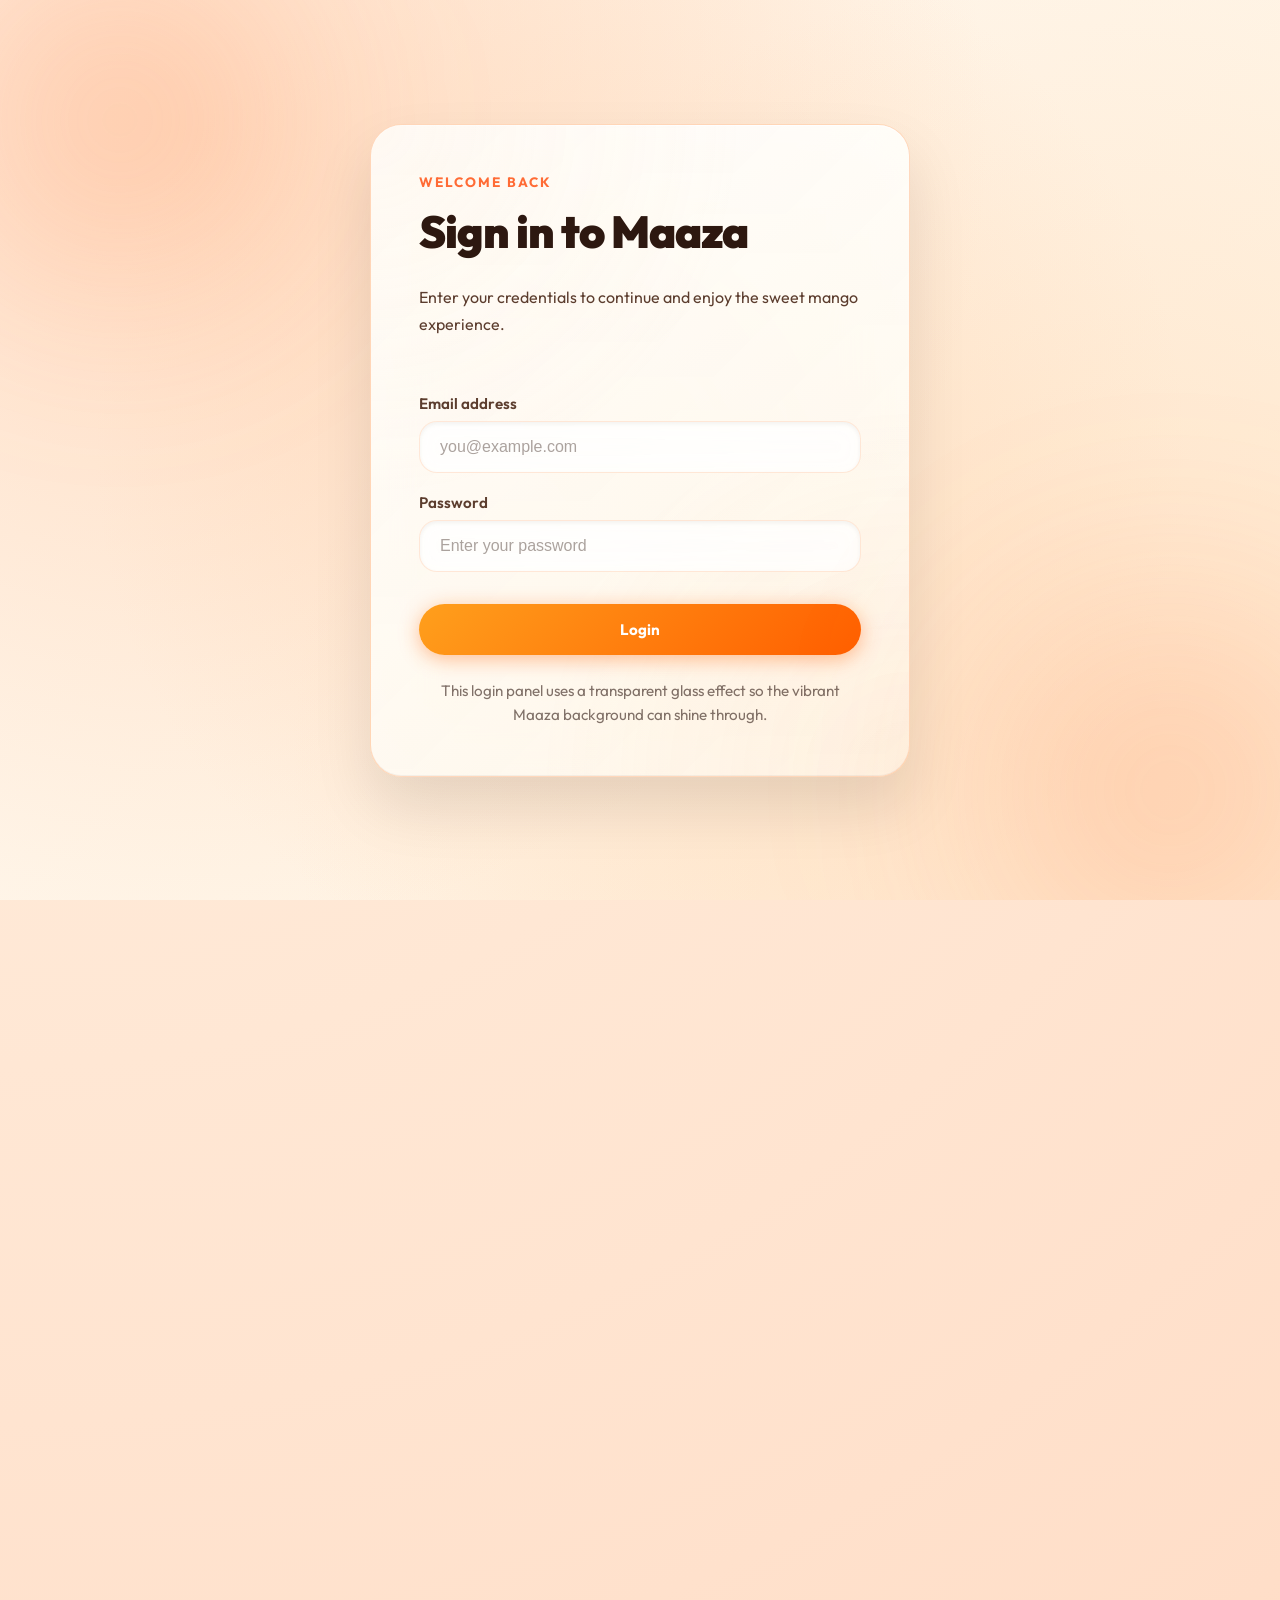
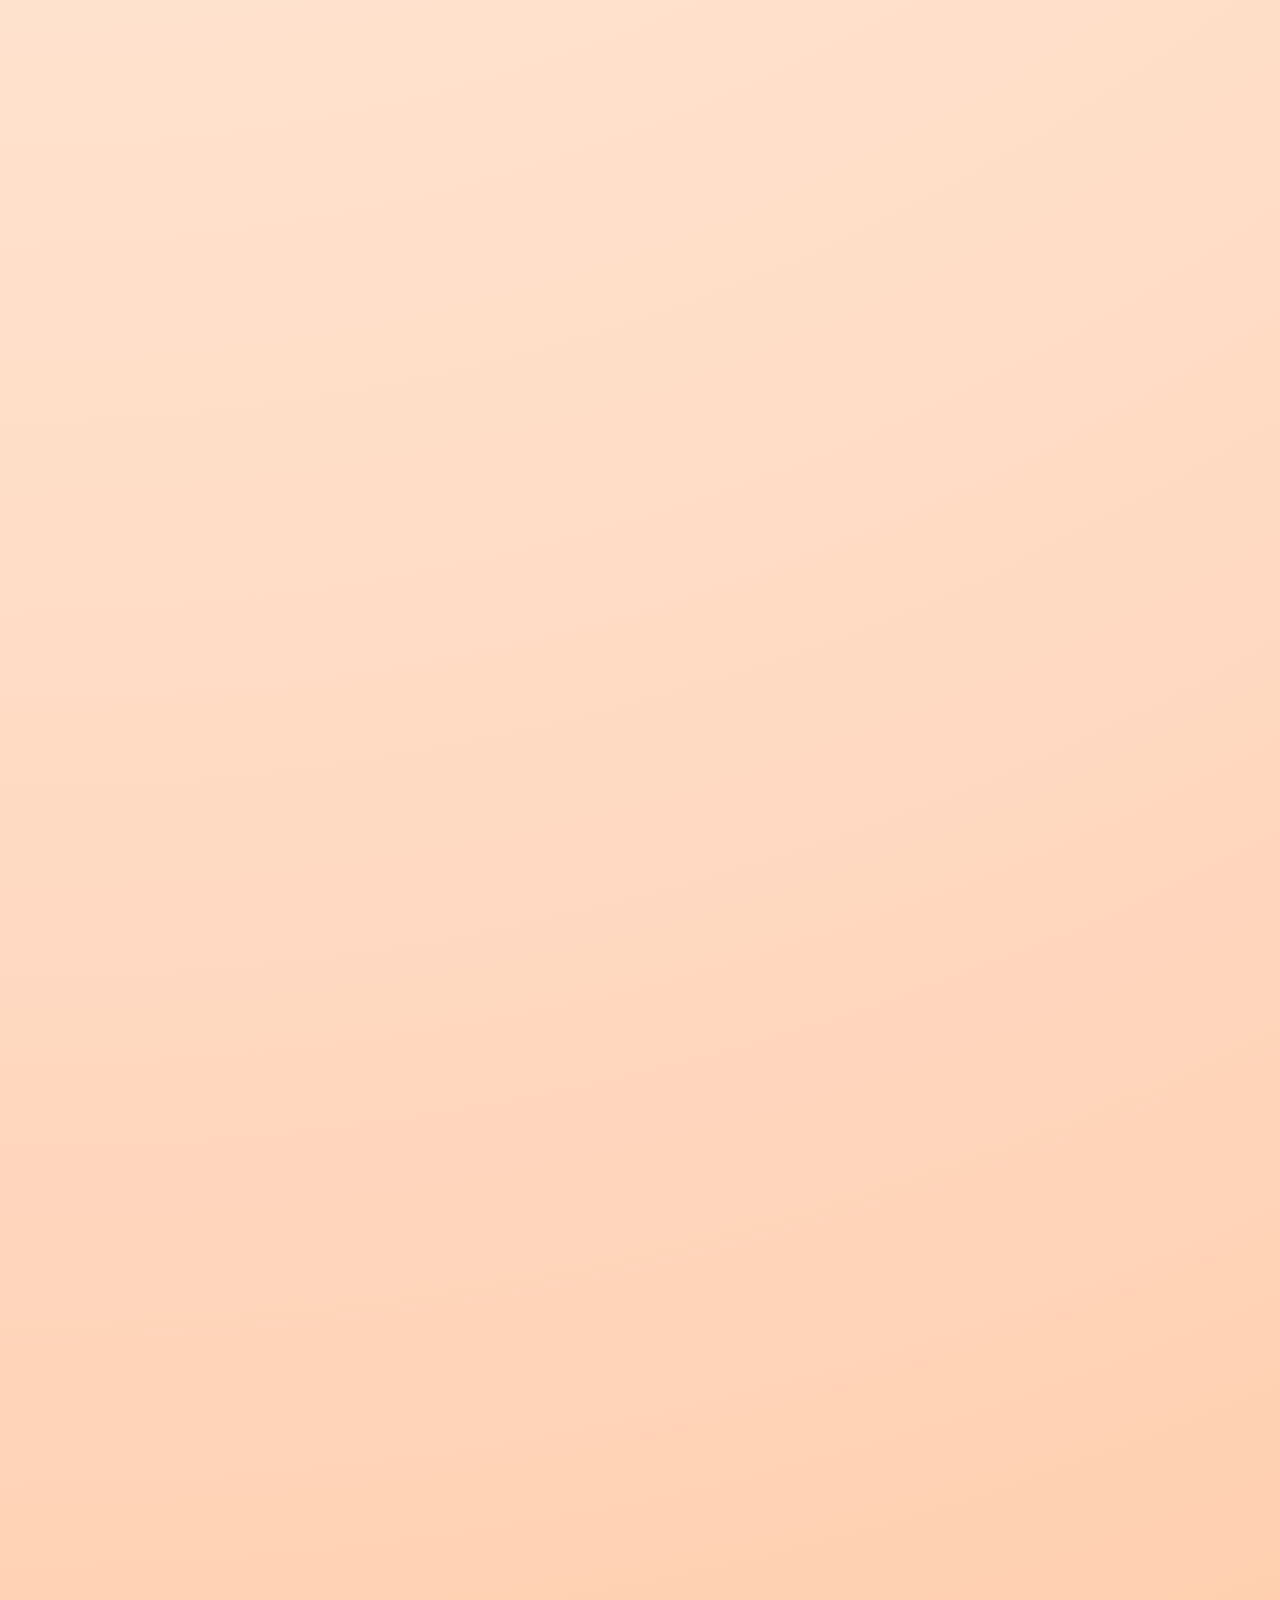
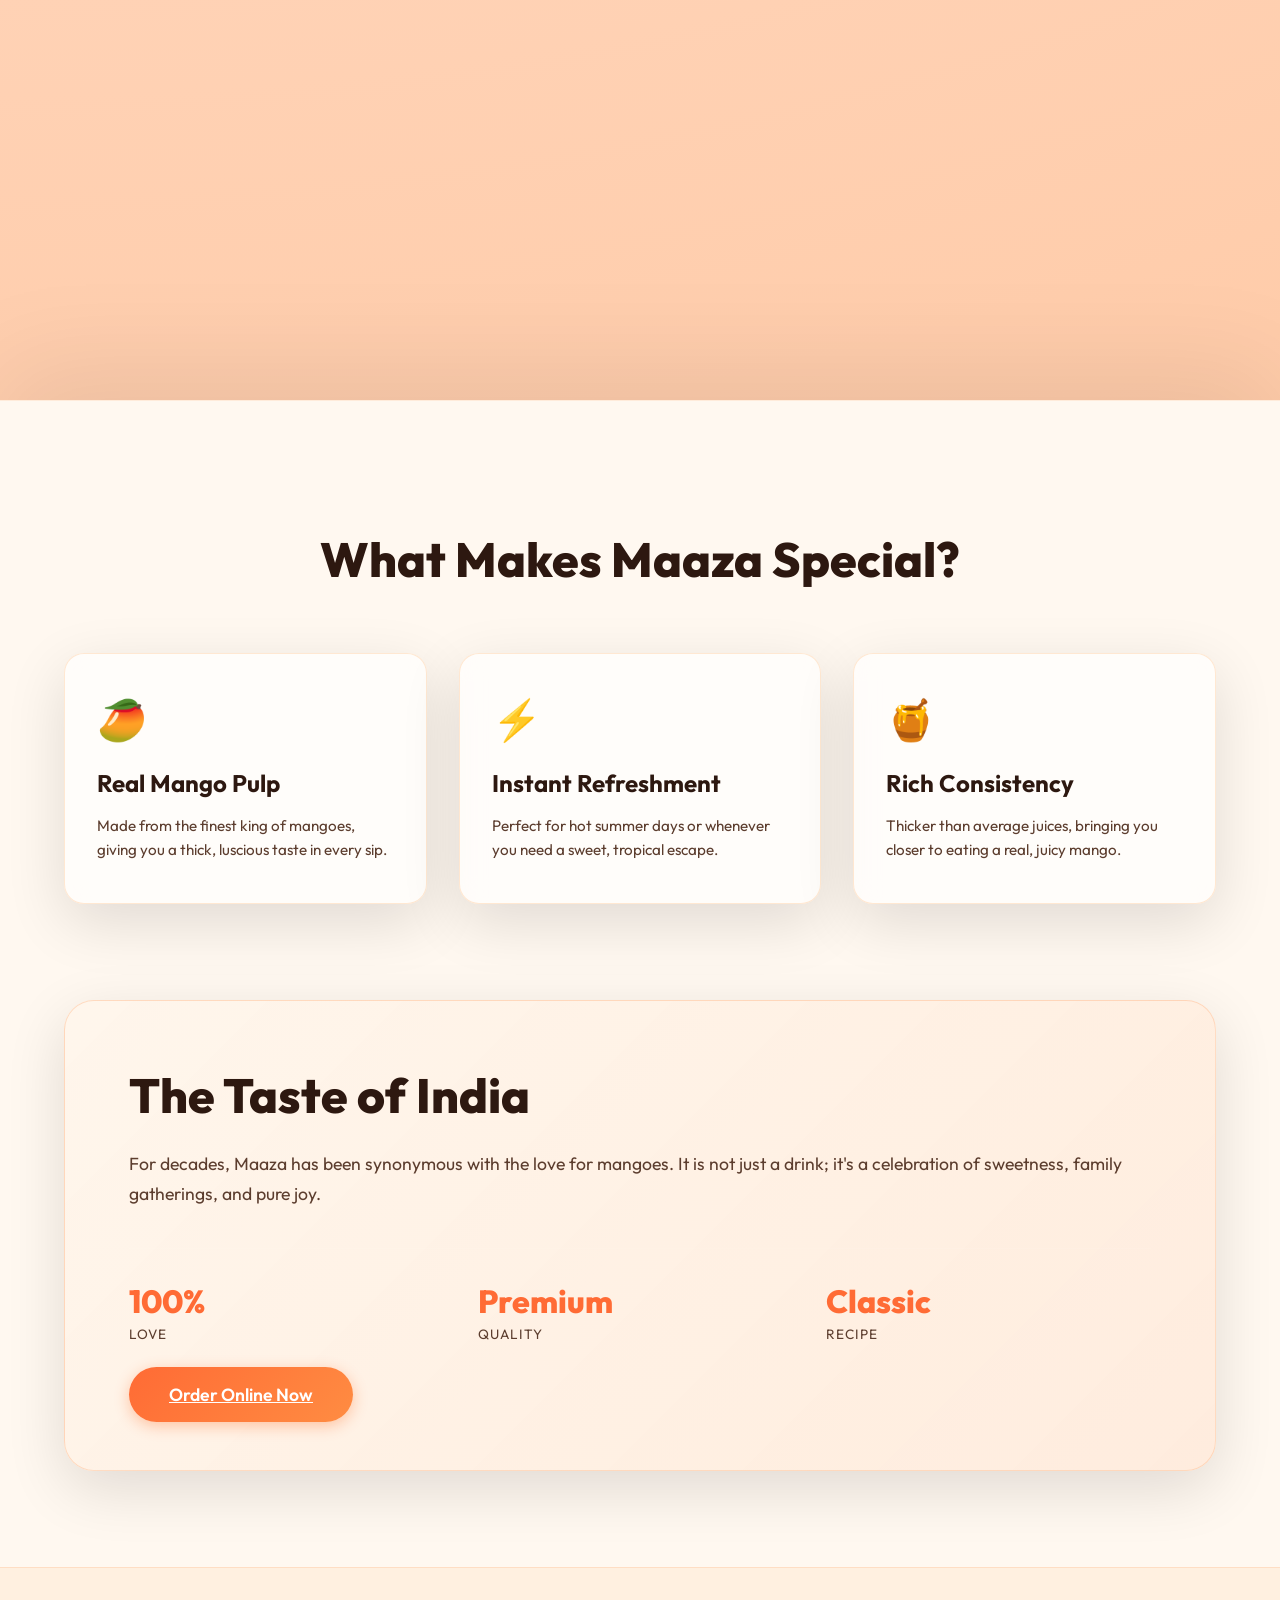
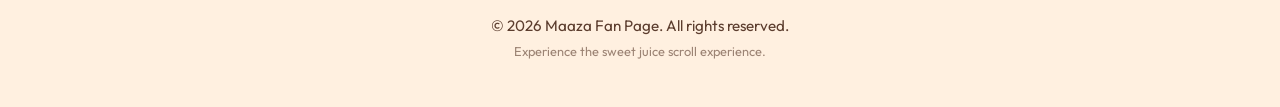
<file: index.html>
<!DOCTYPE html>
<html lang="en">
<head>
    <meta charset="UTF-8">
    <meta name="viewport" content="width=device-width, initial-scale=1.0">
    <title>Maaza - Experience the Ultimate Mango Indulgence</title>
    <!-- Google Fonts -->
    <link rel="preconnect" href="https://fonts.googleapis.com">
    <link rel="preconnect" href="https://fonts.gstatic.com" crossorigin>
    <link href="https://fonts.googleapis.com/css2?family=Outfit:wght@300;400;600;800;900&family=Playfair+Display:ital,wght@0,700;1,700&display=swap" rel="stylesheet">
    <link rel="stylesheet" href="index.css">
    <style>
        /* Particle trail for cursor movement */
        .particle {
            position: fixed;
            width: 6px;
            height: 6px;
            border-radius: 50%;
            pointer-events: none;
            background: radial-gradient(circle, rgba(255, 215, 0, 1) 0%, rgba(255, 165, 0, 0.8) 50%, transparent 100%);
            transform: translate(-50%, -50%);
            animation: particle-fade 0.8s ease-out forwards;
            z-index: 9999;
            box-shadow: 0 0 4px rgba(255, 215, 0, 0.6);
        }

        @keyframes particle-fade {
            0% {
                opacity: 1;
                transform: translate(-50%, -50%) scale(1);
            }
            100% {
                opacity: 0;
                transform: translate(-50%, -50%) scale(0.2);
            }
        }
    </style>
</head>
<body>
    <!-- Loading Overlay -->
    <div id="loader" class="loader-container">
        <div class="loader-content">
            <div class="logo-loader">maaza</div>
            <div class="progress-bar-bg">
                <div id="progress-bar" class="progress-bar-fill"></div>
            </div>
            <p class="loader-text">Loading Mango Indulgence... <span id="progress-percent">0%</span></p>
        </div>
    </div>

    <!-- Header Navigation -->
    <header class="header">
        <div class="logo">maaza</div>
        <nav class="nav-links">
            <a href="#experience" class="nav-link">The Experience</a>
            <a href="#features" class="nav-link">Craftsmanship</a>
            <a href="#" class="nav-link" id="ingredients-link">Ingredients</a>
        </nav>
        <div class="logo-symbol">🥭</div>
    </header>

    <!-- Post-Login Loading Overlay -->
    <div id="post-login-loader" class="loader-container" style="display: none;">
        <div class="loader-content">
            <div class="logo-loader">maaza</div>
            <div class="progress-bar-bg">
                <div id="post-login-progress-bar" class="progress-bar-fill"></div>
            </div>
            <p class="loader-text">Preparing Your Mango Experience... <span id="post-login-progress-percent">0%</span></p>
        </div>
    </div>

    <!-- Login Page Overlay -->
    <div id="login-page" class="login-page" aria-hidden="false">
        <div class="login-panel">
            <div class="login-page-header">
                <span>Welcome Back</span>
                <h1 class="login-title">Sign in to Maaza</h1>
                <p class="login-subtitle">Enter your credentials to continue and enjoy the sweet mango experience.</p>
            </div>
            <form id="login-form" class="login-form" action="#" method="POST">
                <div class="form-group">
                    <label for="email">Email address</label>
                    <input type="email" id="email" name="email" placeholder="you@example.com" required>
                </div>
                <div class="form-group">
                    <label for="password">Password</label>
                    <input type="password" id="password" name="password" placeholder="Enter your password" required>
                </div>
                <div class="login-actions">
                    <button type="submit" class="btn-primary">Login</button>
                </div>
            </form>
            <p class="login-note">This login panel uses a transparent glass effect so the vibrant Maaza background can shine through.</p>
        </div>
    </div>

    <!-- Background Grid Effect -->
    <div class="bg-grid"></div>

    <!-- Ingredients Modal -->
    <div id="ingredients-modal" class="modal-overlay" aria-hidden="true">
        <div class="modal-content">
            <button id="modal-close" class="modal-close" aria-label="Close ingredients popup">×</button>
            <div class="modal-header">
                <span class="ingredients-subtitle">Inside Every Bottle</span>
                <h2 class="ingredients-main-title">Crafted with Perfection</h2>
            </div>
            <div class="modal-body">
                <div class="ingredients-grid">
                    <div class="ingredient-card card-mango">
                        <div class="ingredient-icon-wrapper">🥭</div>
                        <h3>Real Mango Pulp</h3>
                        <p>Crafted with premium mango pulp for a richer, more authentic mango taste than ordinary juices.</p>
                    </div>
                    <div class="ingredient-card card-water">
                        <div class="ingredient-icon-wrapper">💧</div>
                        <h3>Pure Water</h3>
                        <p>Filtered to maintain a smooth consistency and ensure the perfect balance of flavor in every drop.</p>
                    </div>
                    <div class="ingredient-card card-sugar">
                        <div class="ingredient-icon-wrapper">🍬</div>
                        <h3>Sugar</h3>
                        <p>Added to enhance sweetness and preserve the delightful tropical character of the mangoes.</p>
                    </div>
                    <div class="ingredient-card card-citric">
                        <div class="ingredient-icon-wrapper">🍋</div>
                        <h3>Citric Acid</h3>
                        <p>Used to adjust the acidity so every single sip feels fresh, crisp, and well-rounded.</p>
                    </div>
                    <div class="ingredient-card card-flavors">
                        <div class="ingredient-icon-wrapper">🌿</div>
                        <h3>Natural Flavors</h3>
                        <p>Subtle botanical notes that complete the mango profile and make every bottle taste delicious.</p>
                    </div>
                    <div class="ingredient-card card-coloring">
                        <div class="ingredient-icon-wrapper">✨</div>
                        <h3>Coloring</h3>
                        <p>Included in tiny amounts to give Maaza its iconic, bright, and inviting mango hue.</p>
                    </div>
                </div>
            </div>
        </div>
    </div>

    <!-- Main Scroll Container -->
    <main class="scroll-container">
        <!-- Canvas Container fixed in viewport -->
        <div class="canvas-wrapper">
            <canvas id="animation-canvas"></canvas>
            <div class="canvas-overlay"></div>
        </div>

        <!-- Overlaid Text Sections (Scroll Linked) -->
        <section class="scroll-section active" id="experience">
            <div class="section-content text-center">
                <h2 class="sub-title">A Symphony of Mangoes</h2>
                <h1 class="main-title text-glow">MAAZA</h1>
                <p class="description">Scroll down to unbottle the ultimate mango indulgence.</p>
            </div>
        </section>

        <section class="scroll-section" id="sec-2">
            <div class="section-content left-align">
                <span class="tag">01 / Pure Sensation</span>
                <h2 class="section-heading">Experience the Burst</h2>
                <p class="section-desc">Every drop contains the richness of handpicked Alphonso and Totapuri mangoes, delivering a burst of authentic pulpy flavor.</p>
            </div>
        </section>

        <section class="scroll-section" id="sec-3">
            <div class="section-content right-align">
                <span class="tag">02 / Pure Craftsmanship</span>
                <h2 class="section-heading">Swirled to Perfection</h2>
                <p class="section-desc">An intense vortex of mango nectar, carefully blended to achieve the signature thick, smooth consistency you love.</p>
            </div>
        </section>

        <section class="scroll-section" id="sec-4">
            <div class="section-content text-center">
                <span class="tag">03 / The Revelation</span>
                <h2 class="section-heading text-glow">Unbottle the Magic</h2>
                <p class="section-desc max-w-md">The wait is over. Taste the richness of India's favorite mango drink, crafted to perfection for a lifetime of sweet memories.</p>
            </div>
        </section>

        <!-- Static Features/Footer section that scrolls up normally after animation ends -->
        <section class="info-section" id="features">
            <div class="container">
                <h2 class="features-title">What Makes Maaza Special?</h2>
                <div class="features-grid">
                    <div class="feature-card">
                        <div class="card-icon">🥭</div>
                        <h3>Real Mango Pulp</h3>
                        <p>Made from the finest king of mangoes, giving you a thick, luscious taste in every sip.</p>
                    </div>
                    <div class="feature-card">
                        <div class="card-icon">⚡</div>
                        <h3>Instant Refreshment</h3>
                        <p>Perfect for hot summer days or whenever you need a sweet, tropical escape.</p>
                    </div>
                    <div class="feature-card">
                        <div class="card-icon">🍯</div>
                        <h3>Rich Consistency</h3>
                        <p>Thicker than average juices, bringing you closer to eating a real, juicy mango.</p>
                    </div>
                </div>

                <!-- Product Display Grid -->
                <div class="product-showcase">
                    <div class="product-info-panel">
                        <h2>The Taste of India</h2>
                        <p>For decades, Maaza has been synonymous with the love for mangoes. It is not just a drink; it's a celebration of sweetness, family gatherings, and pure joy.</p>
                        <div class="specs-grid">
                            <div class="spec-item">
                                <span class="spec-value">100%</span>
                                <span class="spec-label">Love</span>
                            </div>
                            <div class="spec-item">
                                <span class="spec-value">Premium</span>
                                <span class="spec-label">Quality</span>
                            </div>
                            <div class="spec-item">
                                <span class="spec-value">Classic</span>
                                <span class="spec-label">Recipe</span>
                            </div>
                        </div>
                        <a href="https://www.amazon.in/Maaza-1-2L/dp/B00GX9TS6O/ref=sr_1_1_in_f3_0o_fs?dib=eyJ2IjoiMSJ9.[base64].dAhhrgBn7DvRpYbl5Mx_62w3Wov0yVxmIJGwKD2AIoM&dib_tag=se&keywords=maaza&nsdOptOutParam=true&qid=1781796300&sr=8-1&th=1" target="_blank" rel="noopener noreferrer" class="btn-primary btn-large">Order Online Now</a>
                    </div>
                </div>
            </div>
        </section>
    </main>

    <footer class="footer">
        <div class="footer-container">
            <p>&copy; 2026 Maaza Fan Page. All rights reserved.</p>
            <p class="footer-sub">Experience the sweet juice scroll experience.</p>
        </div>
    </footer>

    <!-- Main JavaScript -->
    <script src="index.js"></script>
    <script>
        (function(){
            let lastTrail = 0;
            const trailThrottle = 12;

            function createReptileTrail(x, y) {
                const particleCount = 5;
                for (let i = 0; i < particleCount; i++) {
                    const particle = document.createElement('span');
                    particle.className = 'particle';
                    const offsetX = (Math.random() - 0.5) * 30;
                    const offsetY = (Math.random() - 0.5) * 30;
                    particle.style.left = (x + offsetX) + 'px';
                    particle.style.top = (y + offsetY) + 'px';
                    particle.style.animationDelay = (Math.random() * 0.1) + 's';
                    document.body.appendChild(particle);
                    particle.addEventListener('animationend', () => particle.remove());
                }
            }

            function onMove(e) {
                const now = Date.now();
                if (now - lastTrail < trailThrottle) return;
                lastTrail = now;
                createReptileTrail(e.clientX, e.clientY);
                createReptileTrail(e.clientX + 3, e.clientY + 3);
            }

            document.addEventListener('mousemove', onMove, {passive:true});
            document.addEventListener('touchmove', function(e){
                if (e.touches && e.touches[0]) {
                    onMove(e.touches[0]);
                }
            }, {passive:true});

            const ingredientsLink = document.getElementById('ingredients-link');
            const ingredientsModal = document.getElementById('ingredients-modal');
            const modalClose = document.getElementById('modal-close');

            function openModal(event) {
                event.preventDefault();
                ingredientsModal.classList.add('modal-open');
                ingredientsModal.setAttribute('aria-hidden', 'false');
                document.body.style.overflow = 'hidden';
            }

            function closeModal() {
                ingredientsModal.classList.remove('modal-open');
                ingredientsModal.setAttribute('aria-hidden', 'true');
                document.body.style.overflow = '';
            }

            ingredientsLink.addEventListener('click', openModal);
            modalClose.addEventListener('click', closeModal);
            ingredientsModal.addEventListener('click', function(event) {
                if (event.target === ingredientsModal) {
                    closeModal();
                }
            });

            const loginPage = document.getElementById('login-page');
            const loginForm = document.getElementById('login-form');
            const postLoginLoader = document.getElementById('post-login-loader');
            const postLoginProgressBar = document.getElementById('post-login-progress-bar');
            const postLoginProgressPercent = document.getElementById('post-login-progress-percent');

            function closeLoginOverlay(event) {
                if (event) event.preventDefault();
                loginPage.classList.add('hidden');
                document.body.style.overflow = '';
            }

            function showPostLoginLoader() {
                postLoginLoader.style.display = 'flex';
                let progress = 0;
                const interval = setInterval(() => {
                    progress += Math.random() * 15;
                    if (progress >= 100) {
                        progress = 100;
                        clearInterval(interval);
                        setTimeout(() => {
                            postLoginLoader.style.display = 'none';
                            document.body.style.overflow = '';
                        }, 500);
                    }
                    postLoginProgressBar.style.width = progress + '%';
                    postLoginProgressPercent.textContent = Math.floor(progress) + '%';
                }, 200);
            }

            loginForm.addEventListener('submit', function(event) {
                event.preventDefault();
                loginPage.classList.add('hidden');
                showPostLoginLoader();
            });

            document.body.style.overflow = 'hidden';
        })();
    </script>
</body>
</html>
</file>
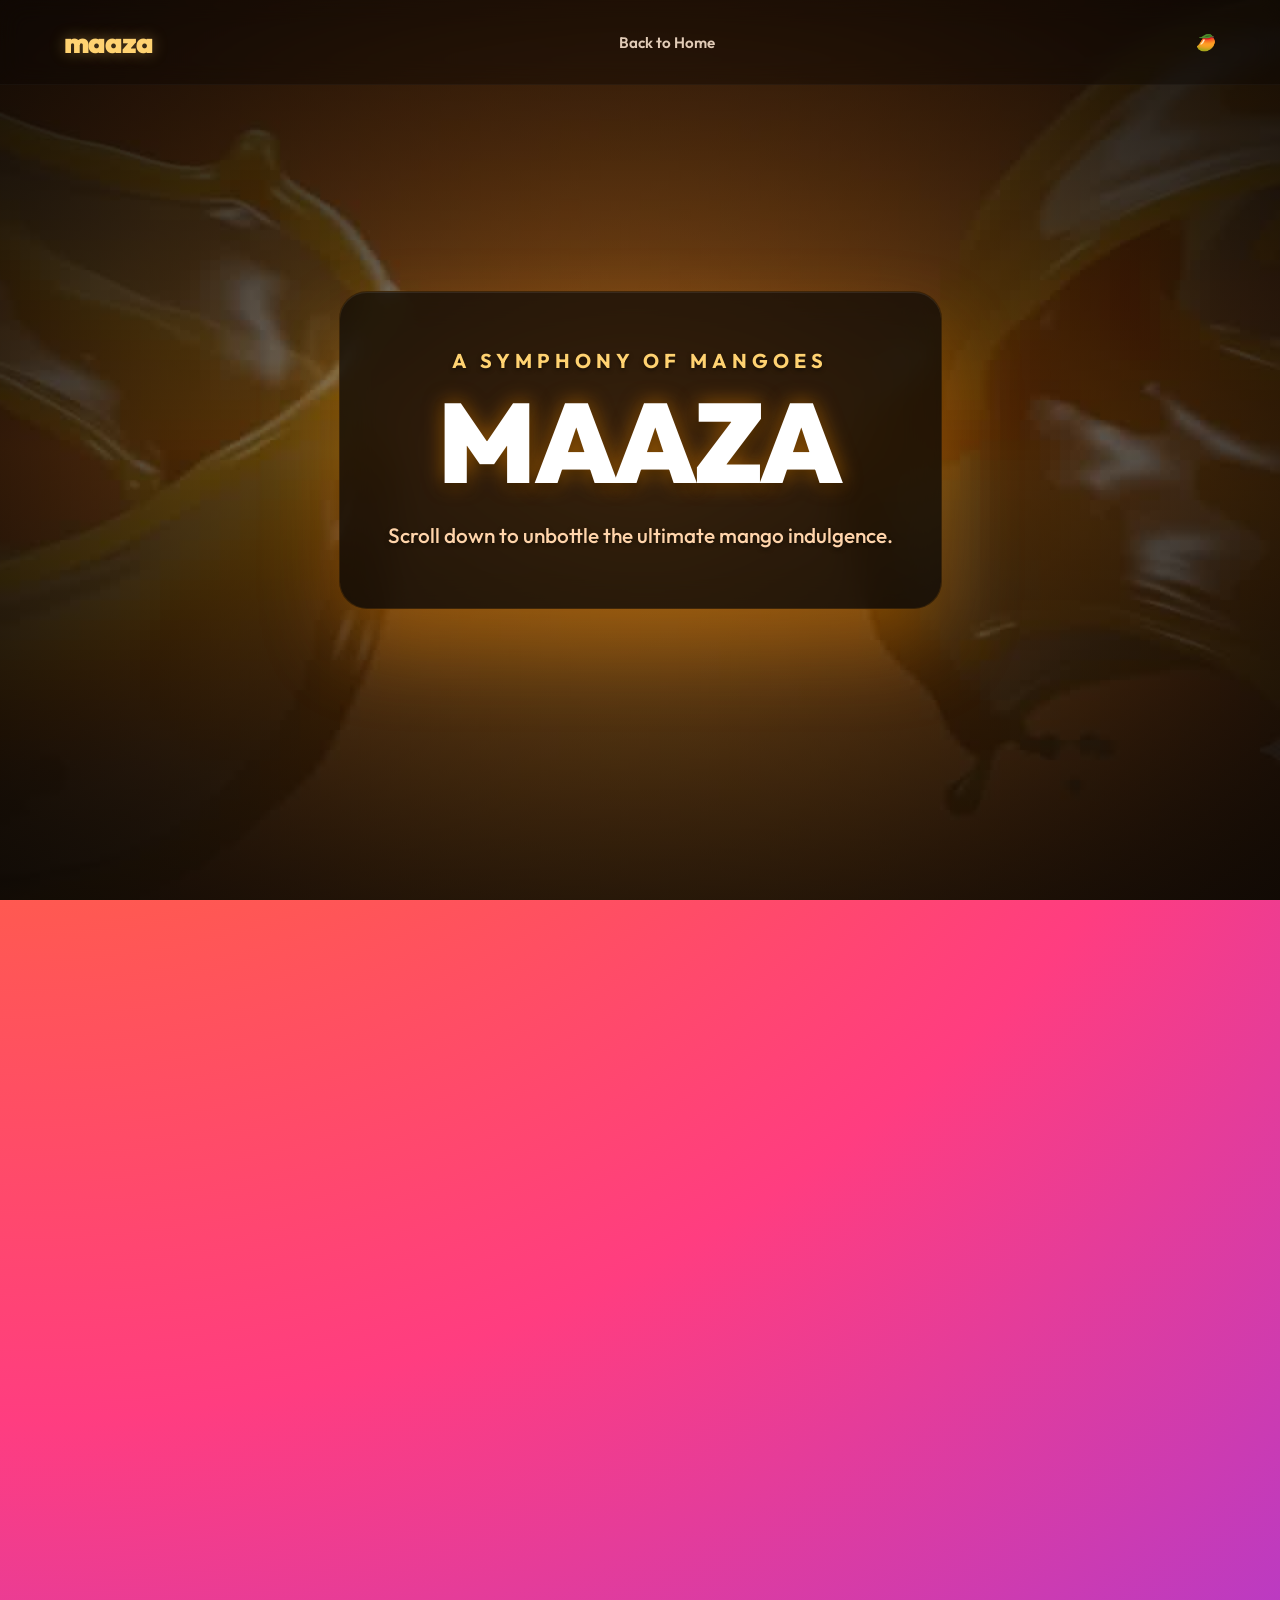
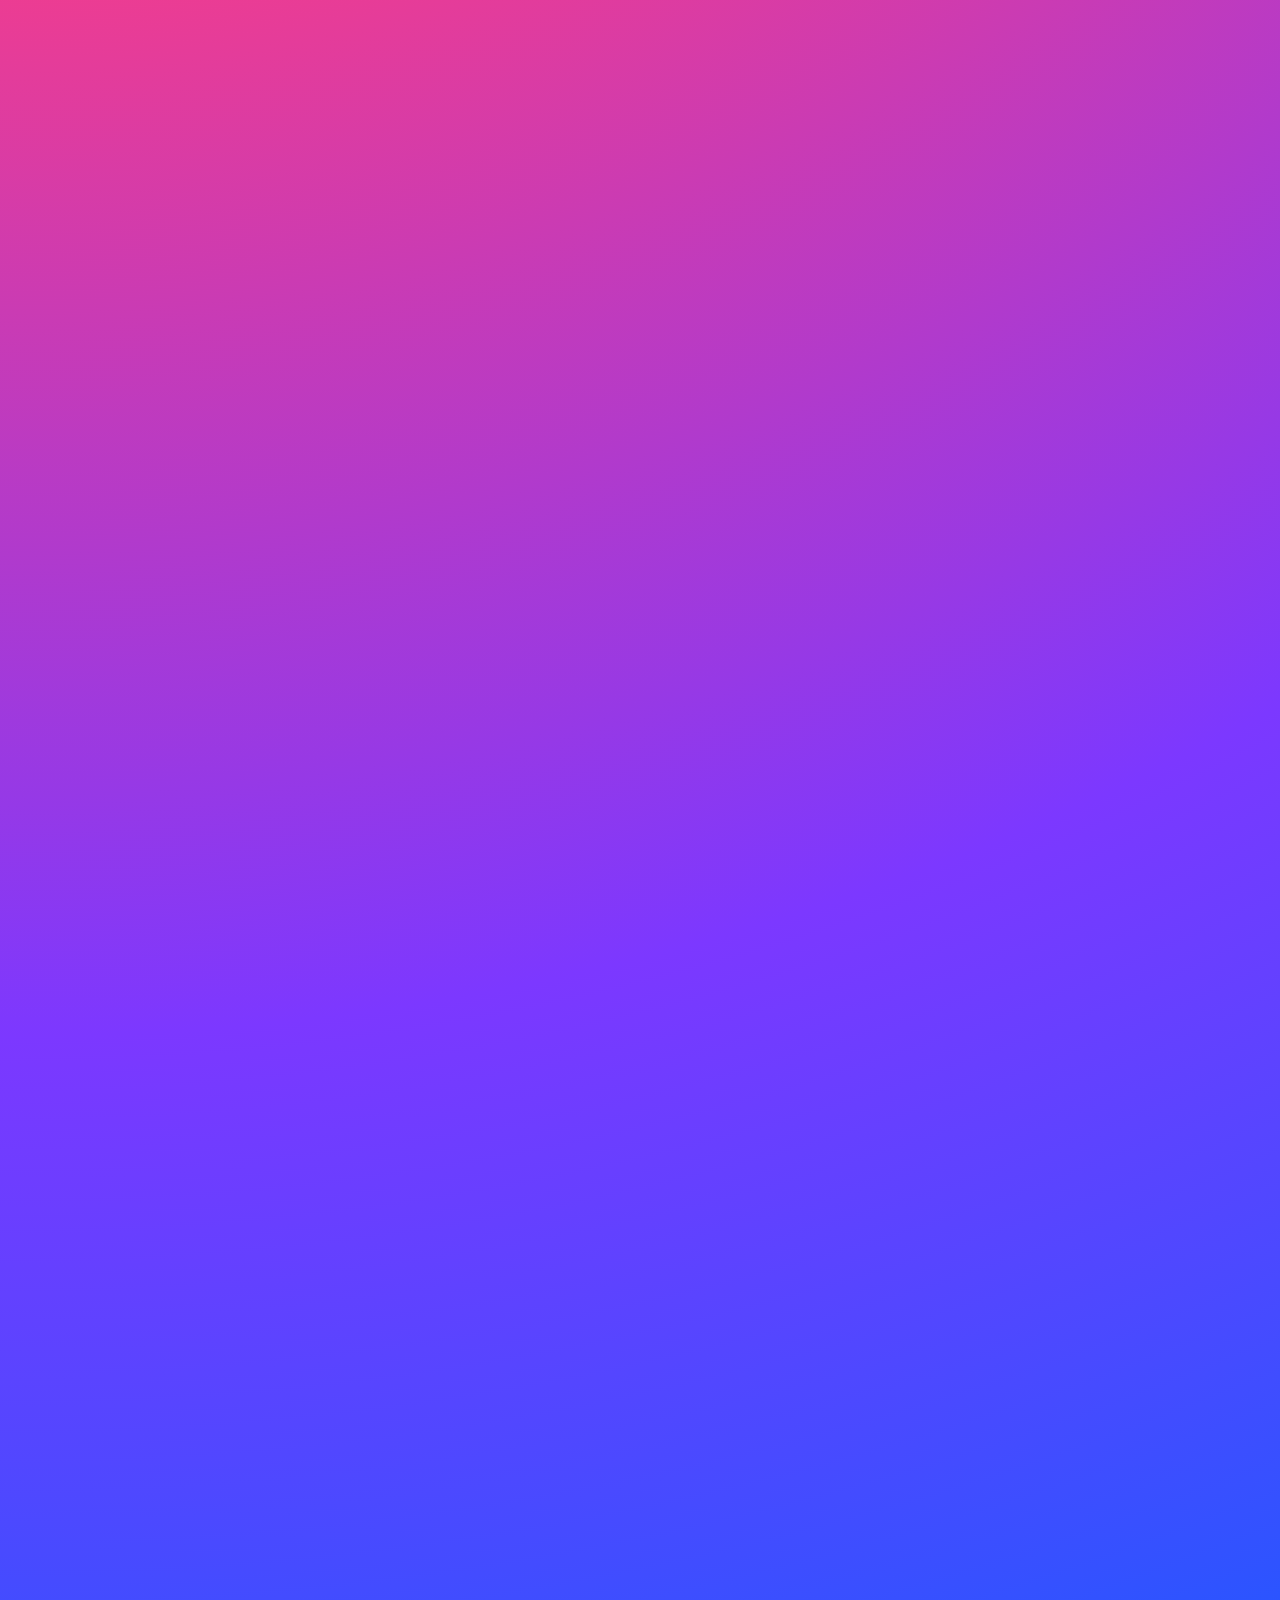
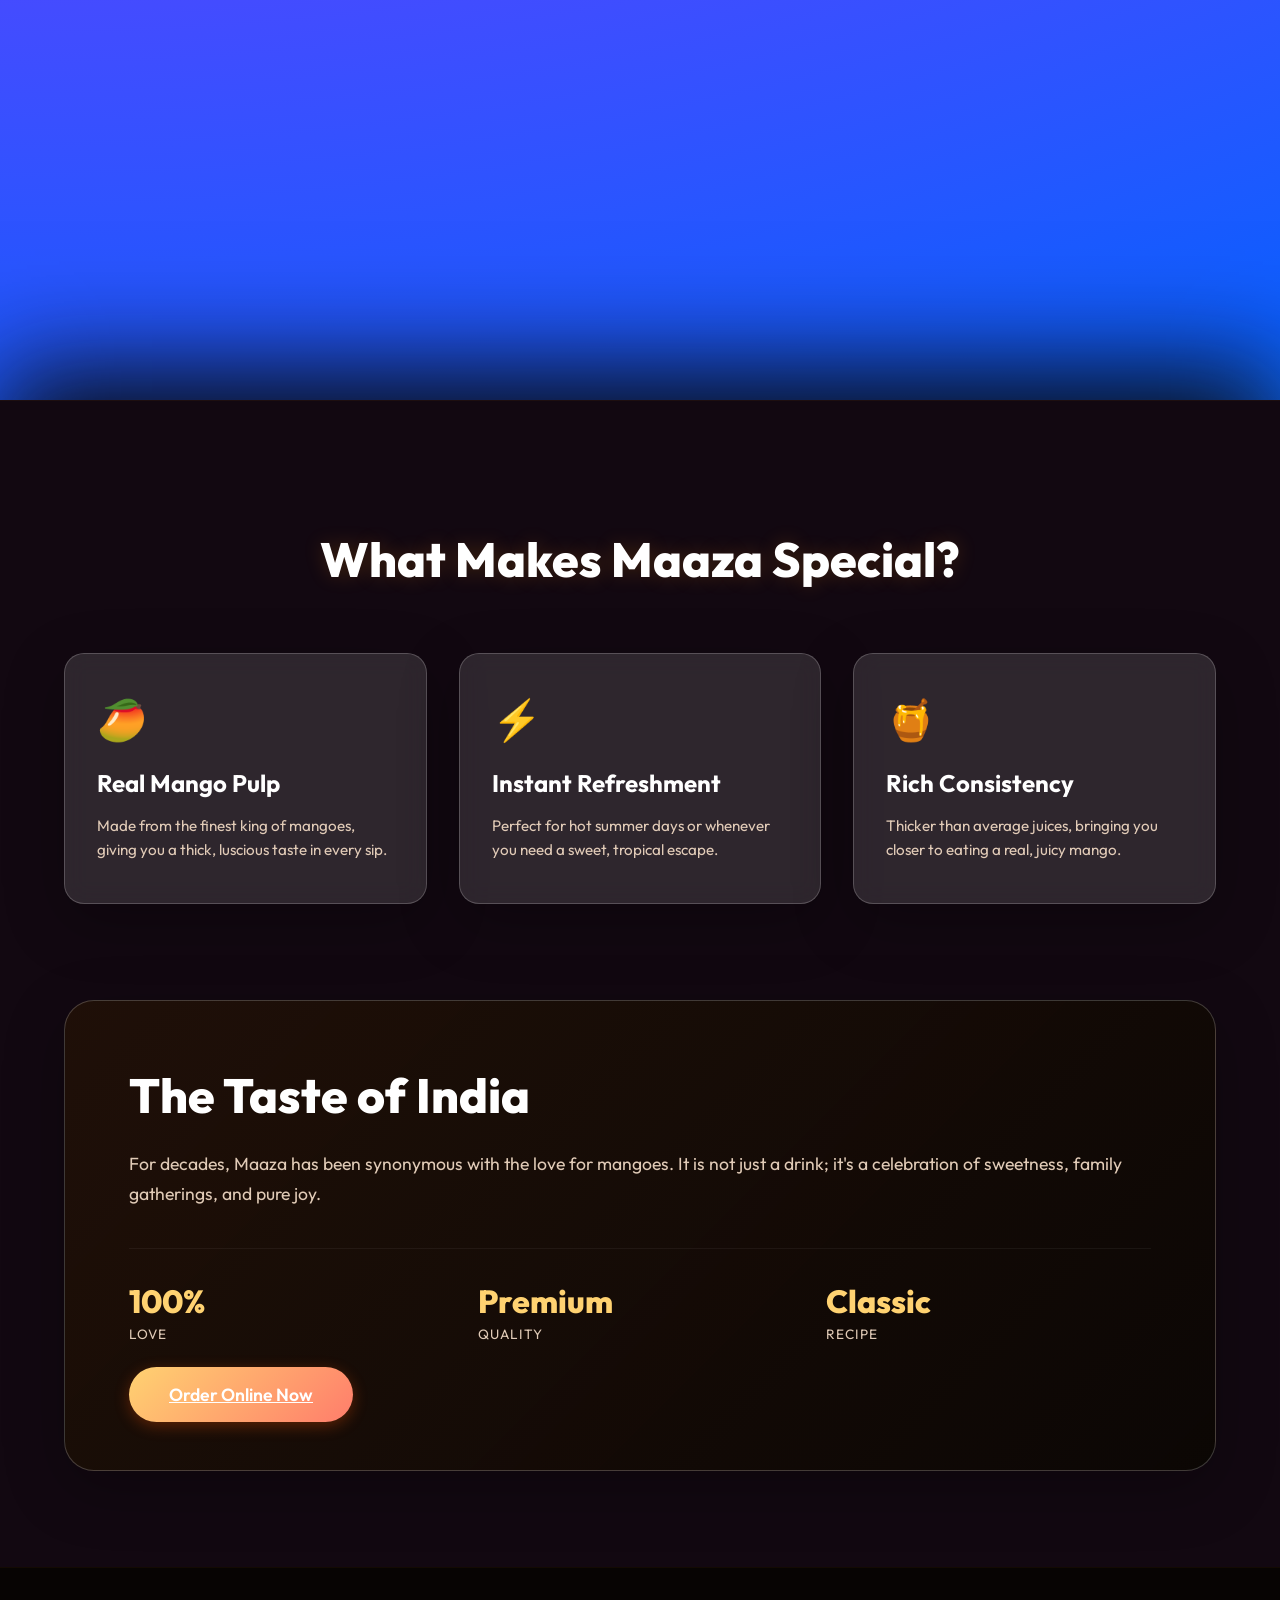
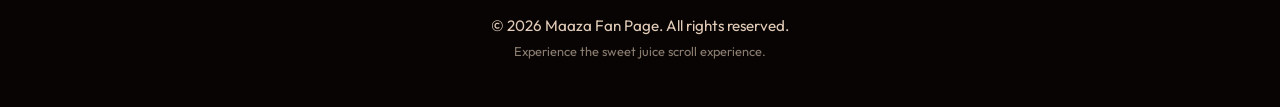
<file: scroll.html>
<!DOCTYPE html>
<html lang="en">
<head>
    <meta charset="UTF-8">
    <meta name="viewport" content="width=device-width, initial-scale=1.0">
    <title>Maaza - Scroll Experience</title>
    <!-- Google Fonts -->
    <link rel="preconnect" href="https://fonts.googleapis.com">
    <link rel="preconnect" href="https://fonts.gstatic.com" crossorigin>
    <link href="https://fonts.googleapis.com/css2?family=Outfit:wght@300;400;600;800;900&family=Playfair+Display:ital,wght@0,700;1,700&display=swap" rel="stylesheet">
    <link rel="stylesheet" href="scroll.css">
    <style>
        /* Particle trail for cursor movement */
        .particle {
            position: fixed;
            width: 6px;
            height: 6px;
            border-radius: 50%;
            pointer-events: none;
            background: radial-gradient(circle, rgba(255, 215, 0, 1) 0%, rgba(255, 165, 0, 0.8) 50%, transparent 100%);
            transform: translate(-50%, -50%);
            animation: particle-fade 0.8s ease-out forwards;
            z-index: 9999;
            box-shadow: 0 0 4px rgba(255, 215, 0, 0.6);
        }

        @keyframes particle-fade {
            0% {
                opacity: 1;
                transform: translate(-50%, -50%) scale(1);
            }
            100% {
                opacity: 0;
                transform: translate(-50%, -50%) scale(0.2);
            }
        }
    </style>
</head>
<body>
    <!-- Loading Overlay -->
    <div id="loader" class="loader-container">
        <div class="loader-content">
            <div class="logo-loader">maaza</div>
            <div class="progress-bar-bg">
                <div id="progress-bar" class="progress-bar-fill"></div>
            </div>
            <p class="loader-text">Loading Mango Indulgence... <span id="progress-percent">0%</span></p>
        </div>
    </div>

    <!-- Header Navigation -->
    <header class="header">
        <div class="logo">maaza</div>
        <nav class="nav-links">
            <a href="index.html" class="nav-link">Back to Home</a>
        </nav>
        <div class="logo-symbol">🥭</div>
    </header>

    <!-- Background Grid Effect -->
    <div class="bg-grid"></div>

    <!-- Main Scroll Container -->
    <main class="scroll-container">
        <!-- Canvas Container fixed in viewport -->
        <div class="canvas-wrapper">
            <canvas id="animation-canvas"></canvas>
            <div class="canvas-overlay"></div>
        </div>

        <!-- Overlaid Text Sections (Scroll Linked) -->
        <section class="scroll-section active" id="experience">
            <div class="section-content text-center">
                <h2 class="sub-title">A Symphony of Mangoes</h2>
                <h1 class="main-title text-glow">MAAZA</h1>
                <p class="description">Scroll down to unbottle the ultimate mango indulgence.</p>
            </div>
        </section>

        <section class="scroll-section" id="sec-2">
            <div class="section-content left-align">
                <span class="tag">01 / Pure Sensation</span>
                <h2 class="section-heading">Experience the Burst</h2>
                <p class="section-desc">Every drop contains the richness of handpicked Alphonso and Totapuri mangoes, delivering a burst of authentic pulpy flavor.</p>
            </div>
        </section>

        <section class="scroll-section" id="sec-3">
            <div class="section-content right-align">
                <span class="tag">02 / Pure Craftsmanship</span>
                <h2 class="section-heading">Swirled to Perfection</h2>
                <p class="section-desc">An intense vortex of mango nectar, carefully blended to achieve the signature thick, smooth consistency you love.</p>
            </div>
        </section>

        <section class="scroll-section" id="sec-4">
            <div class="section-content text-center">
                <span class="tag">03 / The Revelation</span>
                <h2 class="section-heading text-glow">Unbottle the Magic</h2>
                <p class="section-desc max-w-md">The wait is over. Taste the richness of India's favorite mango drink, crafted to perfection for a lifetime of sweet memories.</p>
            </div>
        </section>

        <!-- Static Features/Footer section that scrolls up normally after animation ends -->
        <section class="info-section" id="features">
            <div class="container">
                <h2 class="features-title">What Makes Maaza Special?</h2>
                <div class="features-grid">
                    <div class="feature-card">
                        <div class="card-icon">🥭</div>
                        <h3>Real Mango Pulp</h3>
                        <p>Made from the finest king of mangoes, giving you a thick, luscious taste in every sip.</p>
                    </div>
                    <div class="feature-card">
                        <div class="card-icon">⚡</div>
                        <h3>Instant Refreshment</h3>
                        <p>Perfect for hot summer days or whenever you need a sweet, tropical escape.</p>
                    </div>
                    <div class="feature-card">
                        <div class="card-icon">🍯</div>
                        <h3>Rich Consistency</h3>
                        <p>Thicker than average juices, bringing you closer to eating a real, juicy mango.</p>
                    </div>
                </div>

                <!-- Product Display Grid -->
                <div class="product-showcase">
                    <div class="product-info-panel">
                        <h2>The Taste of India</h2>
                        <p>For decades, Maaza has been synonymous with the love for mangoes. It is not just a drink; it's a celebration of sweetness, family gatherings, and pure joy.</p>
                        <div class="specs-grid">
                            <div class="spec-item">
                                <span class="spec-value">100%</span>
                                <span class="spec-label">Love</span>
                            </div>
                            <div class="spec-item">
                                <span class="spec-value">Premium</span>
                                <span class="spec-label">Quality</span>
                            </div>
                            <div class="spec-item">
                                <span class="spec-value">Classic</span>
                                <span class="spec-label">Recipe</span>
                            </div>
                        </div>
                        <a href="https://www.amazon.in/Maaza-1-2L/dp/B00GX9TS6O/ref=sr_1_1_in_f3_0o_fs?dib=eyJ2IjoiMSJ9.[base64].dAhhrgBn7DvRpYbl5Mx_62w3Wov0yVxmIJGwKD2AIoM&dib_tag=se&keywords=maaza&nsdOptOutParam=true&qid=1781796300&sr=8-1&th=1" target="_blank" rel="noopener noreferrer" class="btn-primary btn-large">Order Online Now</a>
                    </div>
                </div>
            </div>
        </section>
    </main>

    <footer class="footer">
        <div class="footer-container">
            <p>&copy; 2026 Maaza Fan Page. All rights reserved.</p>
            <p class="footer-sub">Experience the sweet juice scroll experience.</p>
        </div>
    </footer>

    <!-- Scroll Animation JavaScript -->
    <script src="scroll.js"></script>
    <script>
        (function(){
            let lastTrail = 0;
            const trailThrottle = 12;

            function createReptileTrail(x, y) {
                const particleCount = 5;
                for (let i = 0; i < particleCount; i++) {
                    const particle = document.createElement('span');
                    particle.className = 'particle';
                    const offsetX = (Math.random() - 0.5) * 30;
                    const offsetY = (Math.random() - 0.5) * 30;
                    particle.style.left = (x + offsetX) + 'px';
                    particle.style.top = (y + offsetY) + 'px';
                    particle.style.animationDelay = (Math.random() * 0.1) + 's';
                    document.body.appendChild(particle);
                    particle.addEventListener('animationend', () => particle.remove());
                }
            }

            function onMove(e) {
                const now = Date.now();
                if (now - lastTrail < trailThrottle) return;
                lastTrail = now;
                createReptileTrail(e.clientX, e.clientY);
                createReptileTrail(e.clientX + 3, e.clientY + 3);
            }

            document.addEventListener('mousemove', onMove, {passive:true});
            document.addEventListener('touchmove', function(e){
                if (e.touches && e.touches[0]) {
                    onMove(e.touches[0]);
                }
            }, {passive:true});
        })();
    </script>
</body>
</html>
</file>
<file: index.css>
/* CSS Variables for design system */
:root {
    --bg-dark: #fff8f0;
    --bg-gradient: radial-gradient(circle at top left, #fff0e0 0%, #ffe4d0 28%, #ffd8c0 52%, #ffccaa 74%, #ffc090 100%);
    --color-primary: #ff6b35;
    --color-primary-glow: rgba(255, 107, 53, 0.35);
    --color-secondary: #ff8c42;
    --color-text: #2d1810;
    --color-muted: #5c3d2e;
    --glass-bg: rgba(255, 255, 255, 0.65);
    --glass-border: rgba(255, 200, 150, 0.4);
    --glass-shadow: 0 18px 60px 0 rgba(0, 0, 0, 0.12);
    --font-sans: 'Outfit', sans-serif;
    --font-serif: 'Playfair Display', serif;
}

/* Reset and basic setup */
* {
    box-sizing: border-box;
    margin: 0;
    padding: 0;
}

html {
    scroll-behavior: smooth;
    scrollbar-width: thin;
    scrollbar-color: var(--color-primary) #f5e6d3;
}

body {
    background-color: var(--bg-dark);
    background-image: var(--bg-gradient);
    color: var(--color-text);
    font-family: var(--font-sans);
    overflow-x: hidden;
    min-height: 100vh;
}

/* Custom Scrollbar for premium feel */
::-webkit-scrollbar {
    width: 8px;
}
::-webkit-scrollbar-track {
    background: #f5e6d3;
}
::-webkit-scrollbar-thumb {
    background: var(--color-primary);
    border-radius: 4px;
}
::-webkit-scrollbar-thumb:hover {
    background: var(--color-secondary);
}

/* Loader Overlay */
.loader-container {
    position: fixed;
    top: 0;
    left: 0;
    width: 100vw;
    height: 100vh;
    background-color: #fff8f0;
    display: flex;
    justify-content: center;
    align-items: center;
    z-index: 9999;
    transition: opacity 0.8s cubic-bezier(0.16, 1, 0.3, 1), visibility 0.8s;
}

.loader-container.fade-out {
    opacity: 0;
    visibility: hidden;
}

.loader-content {
    text-align: center;
    max-width: 300px;
    width: 90%;
}

.logo-loader {
    font-family: var(--font-sans);
    font-size: 3.5rem;
    font-weight: 900;
    letter-spacing: -1.5px;
    color: var(--color-primary);
    margin-bottom: 2rem;
    text-shadow: 0 0 20px var(--color-primary-glow);
    animation: pulse 1.8s infinite ease-in-out;
}

.progress-bar-bg {
    width: 100%;
    height: 4px;
    background-color: rgba(0, 0, 0, 0.08);
    border-radius: 2px;
    overflow: hidden;
    margin-bottom: 1rem;
    box-shadow: inset 0 1px 3px rgba(0,0,0,0.1);
}

.progress-bar-fill {
    width: 0%;
    height: 100%;
    background: linear-gradient(90deg, var(--color-primary) 0%, var(--color-secondary) 100%);
    border-radius: 2px;
    box-shadow: 0 0 10px var(--color-primary);
    transition: width 0.1s ease-out;
}

.loader-text {
    font-size: 0.9rem;
    color: var(--color-muted);
    letter-spacing: 1px;
    text-transform: uppercase;
}

/* Header & Nav */
.header {
    position: fixed;
    top: 0;
    left: 0;
    width: 100%;
    padding: 1.5rem 5%;
    display: flex;
    justify-content: space-between;
    align-items: center;
    z-index: 100;
    backdrop-filter: blur(12px);
    -webkit-backdrop-filter: blur(12px);
    background: rgba(255, 248, 240, 0.85);
    border-bottom: 1px solid rgba(255, 200, 150, 0.3);
}

.logo {
    font-size: 1.8rem;
    font-weight: 900;
    letter-spacing: -1px;
    color: var(--color-primary);
    text-shadow: 0 0 15px var(--color-primary-glow);
    cursor: pointer;
    transition: transform 0.3s;
}

.logo:hover {
    transform: scale(1.05);
}

.logo-symbol {
    font-size: 1rem;
    line-height: 1;
    margin-left: 1rem;
}

.nav-links {
    display: flex;
    gap: 2rem;
}

.nav-link {
    color: var(--color-muted);
    text-decoration: none;
    font-size: 0.95rem;
    font-weight: 600;
    transition: color 0.3s, transform 0.3s;
}

.nav-link:hover {
    color: var(--color-primary);
    transform: translateY(-2px);
}

/* Buttons */
.btn-primary {
    background: linear-gradient(135deg, var(--color-primary) 0%, var(--color-secondary) 100%);
    color: #fff;
    border: none;
    padding: 0.8rem 1.8rem;
    font-family: var(--font-sans);
    font-weight: 600;
    font-size: 0.95rem;
    border-radius: 50px;
    cursor: pointer;
    box-shadow: 0 4px 15px rgba(255, 85, 0, 0.3);
    transition: transform 0.3s, box-shadow 0.3s;
}

.btn-primary:hover {
    transform: translateY(-2px);
    box-shadow: 0 6px 20px rgba(255, 85, 0, 0.5);
}

.btn-large {
    padding: 1rem 2.5rem;
    font-size: 1.1rem;
}

.modal-overlay {
    position: fixed;
    inset: 0;
    display: none;
    justify-content: center;
    align-items: center;
    padding: 2rem;
    background: rgba(0, 0, 0, 0.5);
    z-index: 2000;
}

.modal-open {
    display: flex;
}

.modal-content {
    width: min(960px, 100%);
    max-height: min(90vh, 820px);
    overflow-y: auto;
    background: rgba(255, 255, 255, 0.95);
    border: 1px solid rgba(255, 150, 100, 0.3);
    border-radius: 30px;
    padding: 2.5rem;
    box-shadow: 0 30px 80px rgba(0, 0, 0, 0.15);
    position: relative;
    scrollbar-width: thin;
    scrollbar-color: var(--color-primary) rgba(0, 0, 0, 0.05);
}

.modal-content::-webkit-scrollbar {
    width: 6px;
}
.modal-content::-webkit-scrollbar-track {
    background: rgba(0, 0, 0, 0.05);
    border-radius: 3px;
}
.modal-content::-webkit-scrollbar-thumb {
    background: var(--color-primary);
    border-radius: 3px;
}

.modal-close {
    position: absolute;
    top: 1.25rem;
    right: 1.25rem;
    width: 42px;
    height: 42px;
    border: none;
    border-radius: 50%;
    background: rgba(0, 0, 0, 0.08);
    color: #2d1810;
    font-size: 1.5rem;
    cursor: pointer;
    display: grid;
    place-items: center;
    transition: all 0.3s cubic-bezier(0.16, 1, 0.3, 1);
    z-index: 10;
}

.modal-close:hover {
    background: rgba(255, 145, 0, 0.3);
    transform: rotate(90deg);
}

/* Ingredients Modal Creative Text-Only Design */
.ingredients-subtitle {
    display: block;
    font-size: 0.85rem;
    font-weight: 700;
    text-transform: uppercase;
    letter-spacing: 4px;
    color: var(--color-primary);
    margin-bottom: 0.4rem;
    text-align: center;
}

.ingredients-main-title {
    font-size: 2.5rem;
    font-weight: 900;
    color: #2d1810;
    text-align: center;
    margin-bottom: 2.5rem;
    letter-spacing: -0.5px;
}

.ingredients-grid {
    display: grid;
    grid-template-columns: repeat(3, 1fr);
    gap: 1.5rem;
}

.ingredient-card {
    background: rgba(255, 255, 255, 0.7);
    border: 1px solid rgba(255, 180, 130, 0.3);
    border-radius: 22px;
    padding: 2rem 1.5rem;
    text-align: center;
    position: relative;
    overflow: hidden;
    transition: all 0.4s cubic-bezier(0.16, 1, 0.3, 1);
    display: flex;
    flex-direction: column;
    align-items: center;
}

.ingredient-card::before {
    content: '';
    position: absolute;
    inset: 0;
    background: radial-gradient(circle at center, rgba(255, 200, 150, 0.15), transparent 70%);
    opacity: 0;
    transition: opacity 0.4s ease;
    pointer-events: none;
}

.ingredient-card:hover::before {
    opacity: 1;
}

.ingredient-icon-wrapper {
    font-size: 2.4rem;
    width: 68px;
    height: 68px;
    display: grid;
    place-items: center;
    border-radius: 50%;
    margin-bottom: 1.25rem;
    position: relative;
    background: rgba(255, 255, 255, 0.8);
    border: 1px solid rgba(255, 180, 130, 0.4);
    transition: all 0.4s cubic-bezier(0.16, 1, 0.3, 1);
}

.ingredient-card h3 {
    font-size: 1.2rem;
    font-weight: 800;
    color: #2d1810;
    margin-bottom: 0.75rem;
    letter-spacing: -0.3px;
}

.ingredient-card p {
    font-size: 0.9rem;
    color: var(--color-muted);
    line-height: 1.6;
}

/* Individual Card Hover Effects and Theme Accents */
.ingredient-card:hover {
    transform: translateY(-6px);
    background: rgba(255, 255, 255, 0.9);
}

.ingredient-card:hover .ingredient-icon-wrapper {
    transform: scale(1.15) rotate(12deg);
}

/* Mango (Gold Theme) */
.card-mango:hover {
    border-color: rgba(255, 210, 113, 0.4);
    box-shadow: 0 12px 35px rgba(255, 210, 113, 0.18), inset 0 1px 0 rgba(255, 210, 113, 0.1);
}
.card-mango .ingredient-icon-wrapper {
    background: rgba(255, 210, 113, 0.08);
    border-color: rgba(255, 210, 113, 0.2);
    box-shadow: 0 0 15px rgba(255, 210, 113, 0.15);
}

/* Water (Cool Blue Theme) */
.card-water:hover {
    border-color: rgba(13, 95, 255, 0.4);
    box-shadow: 0 12px 35px rgba(13, 95, 255, 0.18), inset 0 1px 0 rgba(13, 95, 255, 0.1);
}
.card-water .ingredient-icon-wrapper {
    background: rgba(13, 95, 255, 0.08);
    border-color: rgba(13, 95, 255, 0.2);
    box-shadow: 0 0 15px rgba(13, 95, 255, 0.15);
}

/* Sugar (Sweet Sparkling Pink Theme) */
.card-sugar:hover {
    border-color: rgba(255, 61, 128, 0.4);
    box-shadow: 0 12px 35px rgba(255, 61, 128, 0.18), inset 0 1px 0 rgba(255, 61, 128, 0.1);
}
.card-sugar .ingredient-icon-wrapper {
    background: rgba(255, 61, 128, 0.08);
    border-color: rgba(255, 61, 128, 0.2);
    box-shadow: 0 0 15px rgba(255, 61, 128, 0.15);
}

/* Citric Acid (Zesty Yellow-Green Theme) */
.card-citric:hover {
    border-color: rgba(234, 255, 0, 0.4);
    box-shadow: 0 12px 35px rgba(234, 255, 0, 0.18), inset 0 1px 0 rgba(234, 255, 0, 0.1);
}
.card-citric .ingredient-icon-wrapper {
    background: rgba(234, 255, 0, 0.08);
    border-color: rgba(234, 255, 0, 0.2);
    box-shadow: 0 0 15px rgba(234, 255, 0, 0.15);
}

/* Natural Flavors (Organic Green Theme) */
.card-flavors:hover {
    border-color: rgba(34, 197, 94, 0.4);
    box-shadow: 0 12px 35px rgba(34, 197, 94, 0.18), inset 0 1px 0 rgba(34, 197, 94, 0.1);
}
.card-flavors .ingredient-icon-wrapper {
    background: rgba(34, 197, 94, 0.08);
    border-color: rgba(34, 197, 94, 0.2);
    box-shadow: 0 0 15px rgba(34, 197, 94, 0.15);
}

/* Coloring (Vibrant Amber Theme) */
.card-coloring:hover {
    border-color: rgba(255, 94, 0, 0.4);
    box-shadow: 0 12px 35px rgba(255, 94, 0, 0.18), inset 0 1px 0 rgba(255, 94, 0, 0.1);
}
.card-coloring .ingredient-icon-wrapper {
    background: rgba(255, 94, 0, 0.08);
    border-color: rgba(255, 94, 0, 0.2);
    box-shadow: 0 0 15px rgba(255, 94, 0, 0.15);
}

/* Responsive constraints */
@media (max-width: 960px) {
    .ingredients-grid {
        grid-template-columns: repeat(2, 1fr);
        gap: 1.2rem;
    }
}

@media (max-width: 640px) {
    .ingredients-grid {
        grid-template-columns: 1fr;
        gap: 1rem;
    }
    .ingredients-main-title {
        font-size: 2rem;
        margin-bottom: 1.8rem;
    }
    .modal-content {
        padding: 1.8rem;
    }
}

/* Background Grid Lines */
.bg-grid {
    position: fixed;
    top: 0;
    left: 0;
    width: 100vw;
    height: 100vh;
    background-size: 60px 60px;
    background-image: 
        linear-gradient(to right, rgba(255, 150, 100, 0.08) 1px, transparent 1px),
        linear-gradient(to bottom, rgba(255, 150, 100, 0.08) 1px, transparent 1px);
    z-index: -2;
    pointer-events: none;
}

/* Scroll Container */
.scroll-container {
    width: 100%;
}

/* Canvas wrapper mapping to viewport */
.canvas-wrapper {
    position: fixed;
    top: 0;
    left: 0;
    width: 100vw;
    height: 100vh;
    z-index: -1;
    display: flex;
    justify-content: center;
    align-items: center;
    overflow: hidden;
    background-color: #fff8f0;
}

#animation-canvas {
    width: 100%;
    height: 100%;
    object-fit: cover;
}

.canvas-overlay {
    position: absolute;
    top: 0;
    left: 0;
    width: 100%;
    height: 100%;
    background: 
        radial-gradient(circle at center, rgba(255, 240, 220, 0.3) 0%, rgba(255, 230, 200, 0.7) 100%),
        linear-gradient(180deg, rgba(255, 248, 240, 0.4) 0%, rgba(255, 235, 210, 0.3) 50%, rgba(255, 240, 220, 0.5) 100%);
    pointer-events: none;
}

/* Overlaid Scroll Sections */
.scroll-section {
    position: relative;
    height: 100vh;
    width: 100%;
    display: flex;
    align-items: center;
    padding: 0 10%;
    z-index: 10;
    pointer-events: none; /* Let user scroll through content overlay */
}

.section-content {
    max-width: 650px;
    opacity: 0;
    transform: translateY(80px) scale(0.92);
    transition: opacity 1.2s cubic-bezier(0.16, 1, 0.3, 1), transform 1.2s cubic-bezier(0.16, 1, 0.3, 1), box-shadow 1.2s cubic-bezier(0.16, 1, 0.3, 1);
    pointer-events: auto;
    background: rgba(255, 255, 255, 0.85);
    border: 1px solid rgba(255, 180, 130, 0.4);
    padding: 3.5rem 3rem;
    border-radius: 28px;
    backdrop-filter: blur(16px);
    -webkit-backdrop-filter: blur(16px);
    box-shadow: 0 30px 60px rgba(0, 0, 0, 0.12), inset 0 1px 0 rgba(255, 255, 255, 0.8);
}

/* Active class triggers smooth slide-in */
.scroll-section.active .section-content {
    opacity: 1;
    transform: translateY(0) scale(1);
    box-shadow: 0 40px 80px rgba(255, 107, 53, 0.25), inset 0 1px 0 rgba(255, 255, 255, 0.9);
}

.text-center {
    margin: 0 auto;
    text-align: center;
}

.left-align {
    margin-right: auto;
    text-align: left;
}

.right-align {
    margin-left: auto;
    text-align: right;
}

/* Typography styles */
.sub-title {
    font-size: 1.25rem;
    font-weight: 700;
    color: var(--color-primary);
    text-transform: uppercase;
    letter-spacing: 5px;
    margin-bottom: 1rem;
    text-shadow: 0 2px 4px rgba(0,0,0,0.5);
}

.main-title {
    font-size: 7rem;
    font-weight: 900;
    letter-spacing: -2px;
    line-height: 0.95;
    margin-bottom: 1.5rem;
    color: #2d1810;
    text-transform: uppercase;
}

.text-glow {
    text-shadow: 0 0 30px rgba(255, 107, 53, 0.4), 0 4px 8px rgba(0,0,0,0.15);
}

.description {
    font-size: 1.3rem;
    color: #5c3d2e;
    font-weight: 500;
    max-width: 550px;
    margin: 0 auto;
    line-height: 1.6;
}

.tag {
    display: inline-block;
    padding: 0.4rem 1.2rem;
    border-radius: 50px;
    background: rgba(255, 145, 0, 0.15);
    border: 1px solid rgba(255, 145, 0, 0.25);
    font-size: 0.8rem;
    font-weight: 700;
    color: var(--color-primary);
    text-transform: uppercase;
    letter-spacing: 1.5px;
    margin-bottom: 1.5rem;
}

.section-heading {
    font-size: 3.5rem;
    font-weight: 900;
    line-height: 1.1;
    margin-bottom: 1.5rem;
    color: #2d1810;
}

.section-desc {
    font-size: 1.2rem;
    color: #5c3d2e;
    line-height: 1.7;
    font-weight: 400;
}

.max-w-md {
    max-width: 500px;
    margin: 0 auto;
}

/* Mouse Scroll Indicator */
.scroll-indicator {
    display: flex;
    flex-direction: column;
    align-items: center;
    gap: 0.8rem;
    margin-top: 1rem;
}

.mouse-icon {
    width: 28px;
    height: 46px;
    border: 2px solid var(--color-muted);
    border-radius: 20px;
    position: relative;
    display: block;
}

.mouse-wheel {
    width: 4px;
    height: 8px;
    background-color: var(--color-primary);
    border-radius: 2px;
    position: absolute;
    top: 8px;
    left: 50%;
    transform: translateX(-50%);
    animation: scroll-wheel 1.6s infinite ease-in-out;
}

.indicator-text {
    font-size: 0.8rem;
    font-weight: 600;
    text-transform: uppercase;
    letter-spacing: 2px;
    color: var(--color-muted);
}

/* Static Information Section (Scrolls up naturally) */
.info-section {
    position: relative;
    background-color: #fff8f0;
    padding: 8rem 5% 6rem;
    z-index: 20;
    box-shadow: 0 -30px 100px rgba(0, 0, 0, 0.08);
    border-top: 1px solid rgba(255, 180, 130, 0.2);
}

.container {
    max-width: 1200px;
    margin: 0 auto;
}

.features-title {
    text-align: center;
    font-size: 3rem;
    font-weight: 800;
    margin-bottom: 4rem;
    color: #2d1810;
}

.features-grid {
    display: grid;
    grid-template-columns: repeat(auto-fit, minmax(300px, 1fr));
    gap: 2rem;
    margin-bottom: 6rem;
}

.feature-card {
    background: var(--glass-bg);
    border: 1px solid var(--glass-border);
    padding: 2.5rem 2rem;
    border-radius: 20px;
    box-shadow: var(--glass-shadow);
    backdrop-filter: blur(12px);
    -webkit-backdrop-filter: blur(12px);
    transition: transform 0.4s cubic-bezier(0.16, 1, 0.3, 1), border 0.4s, box-shadow 0.4s;
    text-align: left;
}

.feature-card:hover {
    transform: translateY(-8px);
    border-color: rgba(255, 107, 53, 0.5);
    box-shadow: 0 12px 40px rgba(255, 107, 53, 0.2);
}

.card-icon {
    font-size: 2.5rem;
    margin-bottom: 1.5rem;
}

.feature-card h3 {
    font-size: 1.5rem;
    font-weight: 700;
    color: #2d1810;
    margin-bottom: 1rem;
}

.feature-card p {
    color: var(--color-muted);
    line-height: 1.6;
    font-size: 0.95rem;
}

/* Product Showcase Layout */
.product-showcase {
    background: linear-gradient(135deg, rgba(255, 245, 235, 0.9) 0%, rgba(255, 235, 220, 0.95) 100%);
    border: 1px solid rgba(255, 180, 130, 0.4);
    border-radius: 30px;
    padding: 4rem;
    display: flex;
    align-items: center;
    gap: 3rem;
    box-shadow: var(--glass-shadow);
}

.product-info-panel {
    flex: 1;
}

.product-info-panel h2 {
    font-size: 3rem;
    font-weight: 800;
    color: #2d1810;
    margin-bottom: 1.5rem;
}

.product-info-panel p {
    font-size: 1.1rem;
    color: var(--color-muted);
    line-height: 1.7;
    margin-bottom: 2.5rem;
}

.specs-grid {
    display: grid;
    grid-template-columns: repeat(3, 1fr);
    gap: 1.5rem;
    margin-bottom: 2.5rem;
    border-top: 1px solid rgba(255, 255, 255, 0.05);
    padding-top: 2rem;
}

.spec-item {
    display: flex;
    flex-direction: column;
}

.spec-value {
    font-size: 2rem;
    font-weight: 800;
    color: var(--color-primary);
}

.spec-label {
    font-size: 0.85rem;
    text-transform: uppercase;
    color: var(--color-muted);
    letter-spacing: 1px;
    margin-top: 0.2rem;
}

/* Footer Section */
.footer {
    background-color: #fff0e0;
    padding: 3rem 5%;
    border-top: 1px solid rgba(255, 180, 130, 0.3);
    text-align: center;
    position: relative;
    z-index: 20;
}

.footer-container p {
    color: var(--color-muted);
    font-size: 0.95rem;
}

.footer-sub {
    margin-top: 0.5rem;
    font-size: 0.8rem !important;
    opacity: 0.6;
}

/* Login page styles */
.login-main, .login-page {
    position: relative;
    display: flex;
    align-items: center;
    justify-content: center;
    padding: 2rem;
    overflow: hidden;
    background-color: #fff8f0;
    background-image: 
        radial-gradient(circle at 15% 15%, rgba(255, 180, 130, 0.4) 0%, rgba(255, 180, 130, 0) 60%),
        radial-gradient(circle at 85% 85%, rgba(255, 200, 150, 0.35) 0%, rgba(255, 200, 150, 0) 60%),
        radial-gradient(circle at 50% 50%, rgba(255, 190, 140, 0.25) 0%, rgba(255, 190, 140, 0) 70%),
        linear-gradient(135deg, rgba(255, 248, 240, 0.95) 0%, rgba(255, 240, 220, 0.98) 100%);
}

.login-page {
    position: fixed;
    inset: 0;
    z-index: 9999;
    backdrop-filter: blur(24px);
    -webkit-backdrop-filter: blur(24px);
}

.login-main {
    min-height: 100vh;
    width: 100%;
}

/* Premium animated ambient glow orbs behind the glass card */
.login-main::before, .login-page::before {
    content: '';
    position: absolute;
    width: 480px;
    height: 480px;
    border-radius: 50%;
    background: radial-gradient(circle, rgba(255, 150, 100, 0.35) 0%, rgba(255, 150, 100, 0) 70%);
    top: -120px;
    left: -120px;
    filter: blur(90px);
    pointer-events: none;
    z-index: 0;
    animation: float-glow-left 14s infinite ease-in-out alternate;
}

.login-main::after, .login-page::after {
    content: '';
    position: absolute;
    width: 520px;
    height: 520px;
    border-radius: 50%;
    background: radial-gradient(circle, rgba(255, 130, 80, 0.3) 0%, rgba(255, 130, 80, 0) 70%);
    bottom: -150px;
    right: -150px;
    filter: blur(100px);
    pointer-events: none;
    z-index: 0;
    animation: float-glow-right 18s infinite ease-in-out alternate;
}

@keyframes float-glow-left {
    0% {
        transform: translate(0, 0) scale(1);
    }
    100% {
        transform: translate(60px, 40px) scale(1.15);
    }
}

@keyframes float-glow-right {
    0% {
        transform: translate(0, 0) scale(1);
    }
    100% {
        transform: translate(-70px, -50px) scale(1.12);
    }
}

.login-page.hidden {
    display: none;
}

.login-panel {
    width: min(540px, 100%);
    background: linear-gradient(135deg, rgba(255, 255, 255, 0.9) 0%, rgba(255, 250, 240, 0.85) 100%);
    border: 1px solid rgba(255, 180, 130, 0.5);
    box-shadow: 
        0 30px 60px rgba(0, 0, 0, 0.1), 
        inset 0 1px 0 rgba(255, 255, 255, 0.9), 
        inset 0 -1px 0 rgba(0, 0, 0, 0.05);
    backdrop-filter: blur(35px) saturate(180%);
    -webkit-backdrop-filter: blur(35px) saturate(180%);
    border-radius: 32px;
    padding: 3rem;
    position: relative;
    overflow: hidden;
}

.login-panel::before {
    content: '';
    position: absolute;
    inset: 0;
    background: linear-gradient(180deg, rgba(255, 255, 255, 0.4) 0%, rgba(255, 245, 235, 0.2) 100%);
    pointer-events: none;
    opacity: 0.85;
}

.login-panel::after {
    content: '';
    position: absolute;
    inset: 0;
    background: 
        radial-gradient(circle at top left, rgba(255, 220, 180, 0.15), transparent 45%), 
        radial-gradient(circle at bottom right, rgba(255, 180, 130, 0.12), transparent 45%);
    pointer-events: none;
    opacity: 0.75;
}

.login-panel > * {
    position: relative;
    z-index: 1;
}

.login-title {
    font-size: 2.8rem;
    font-weight: 900;
    margin-bottom: 0.75rem;
    color: #2d1810;
    letter-spacing: -1px;
}

.login-subtitle {
    color: var(--color-muted);
    margin-bottom: 2rem;
    line-height: 1.7;
}

.login-form {
    display: grid;
    gap: 1.25rem;
}

.form-group {
    display: grid;
    gap: 0.5rem;
}

.form-group label {
    color: var(--color-muted);
    font-size: 0.95rem;
    font-weight: 600;
}

.form-group input {
    width: 100%;
    min-height: 52px;
    padding: 1rem 1.25rem;
    border-radius: 18px;
    border: 1px solid rgba(255, 180, 130, 0.3);
    background: rgba(255, 255, 255, 0.7);
    color: #2d1810;
    font-size: 1rem;
    outline: none;
    backdrop-filter: blur(10px);
    -webkit-backdrop-filter: blur(10px);
    transition: all 0.3s cubic-bezier(0.16, 1, 0.3, 1);
    box-shadow: inset 0 2px 4px rgba(0, 0, 0, 0.05);
}

.form-group input::placeholder {
    color: rgba(45, 24, 16, 0.4);
}

.form-group input:focus {
    background: rgba(255, 255, 255, 0.9);
    border-color: rgba(255, 107, 53, 0.6);
    box-shadow: 0 0 20px rgba(255, 107, 53, 0.2), inset 0 2px 4px rgba(0, 0, 0, 0.02);
}

.login-actions {
    display: flex;
    flex-direction: column;
    gap: 1rem;
    margin-top: 0.75rem;
}

.login-actions .btn-primary {
    width: 100%;
    padding: 1rem 1.25rem;
    background: linear-gradient(135deg, #ff9f1c 0%, #ff5e00 100%);
    box-shadow: 0 4px 20px rgba(255, 94, 0, 0.4);
    font-weight: 700;
}

.login-actions .btn-primary:hover {
    box-shadow: 0 6px 25px rgba(255, 94, 0, 0.6);
}

.login-links {
    display: flex;
    justify-content: space-between;
    gap: 1rem;
    flex-wrap: wrap;
}

.login-links a {
    color: var(--color-muted);
    text-decoration: none;
    font-size: 0.95rem;
    transition: color 0.25s ease;
}

.login-links a:hover {
    color: var(--color-primary);
}

.login-note {
    color: rgba(45, 24, 16, 0.6);
    font-size: 0.95rem;
    margin-top: 1.5rem;
    text-align: center;
    line-height: 1.6;
}

.login-page-header {
    display: flex;
    flex-direction: column;
    gap: 0.75rem;
    margin-bottom: 1.5rem;
}

.login-page-header span {
    color: var(--color-primary);
    letter-spacing: 2px;
    text-transform: uppercase;
    font-size: 0.85rem;
    font-weight: 700;
}

@media(max-width: 768px) {
    .login-main {
        padding: 5rem 2rem;
    }
    .login-panel {
        padding: 2rem;
    }
    .login-title {
        font-size: 2.4rem;
    }
}

/* Animations keyframes */
@keyframes pulse {
    0% { transform: scale(1); opacity: 0.9; }
    50% { transform: scale(1.03); opacity: 1; filter: drop-shadow(0 0 15px var(--color-primary-glow)); }
    100% { transform: scale(1); opacity: 0.9; }
}

@keyframes scroll-wheel {
    0% { top: 8px; opacity: 1; }
    50% { top: 22px; opacity: 0; }
    100% { top: 8px; opacity: 0; }
}

/* Media Queries for Responsiveness */
@media(max-width: 991px) {
    .main-title {
        font-size: 5.5rem;
    }
    .section-heading {
        font-size: 3rem;
    }
    .product-showcase {
        padding: 2.5rem;
        flex-direction: column;
        text-align: center;
    }
    .specs-grid {
        justify-content: center;
    }
}

@media(max-width: 768px) {
    .header {
        padding: 1.2rem 5%;
    }
    .nav-links {
        display: none; /* Simple drawer toggle can be added, otherwise hide for layout simplicity */
    }
    .main-title {
        font-size: 4rem;
    }
    .section-heading {
        font-size: 2.3rem;
    }
    .scroll-section {
        padding: 0 5%;
    }
}
</file>
<file: scroll.css>
/* CSS Variables for design system */
:root {
    --bg-dark: #120811;
    --bg-gradient: radial-gradient(circle at top left, #ff8a00 0%, #ff3d80 28%, #7c38ff 52%, #0d5fff 74%, #06f6f3 100%);
    --color-primary: #ffd271;
    --color-primary-glow: rgba(255, 210, 113, 0.35);
    --color-secondary: #ff7d6b;
    --color-text: #fbeedb;
    --color-muted: #e1cbb7;
    --glass-bg: rgba(255, 255, 255, 0.12);
    --glass-border: rgba(255, 255, 255, 0.2);
    --glass-shadow: 0 18px 60px 0 rgba(0, 0, 0, 0.28);
    --font-sans: 'Outfit', sans-serif;
    --font-serif: 'Playfair Display', serif;
}

/* Reset and basic setup */
* {
    box-sizing: border-box;
    margin: 0;
    padding: 0;
}

html {
    scroll-behavior: smooth;
    scrollbar-width: thin;
    scrollbar-color: var(--color-primary) var(--bg-dark);
}

body {
    background-color: var(--bg-dark);
    background-image: var(--bg-gradient);
    color: var(--color-text);
    font-family: var(--font-sans);
    overflow-x: hidden;
    min-height: 100vh;
}

/* Custom Scrollbar for premium feel */
::-webkit-scrollbar {
    width: 8px;
}
::-webkit-scrollbar-track {
    background: var(--bg-dark);
}
::-webkit-scrollbar-thumb {
    background: var(--color-primary);
    border-radius: 4px;
}
::-webkit-scrollbar-thumb:hover {
    background: var(--color-secondary);
}

/* Loader Overlay */
.loader-container {
    position: fixed;
    top: 0;
    left: 0;
    width: 100vw;
    height: 100vh;
    background-color: #0b0704;
    display: flex;
    justify-content: center;
    align-items: center;
    z-index: 9999;
    transition: opacity 0.8s cubic-bezier(0.16, 1, 0.3, 1), visibility 0.8s;
}

.loader-container.fade-out {
    opacity: 0;
    visibility: hidden;
}

.loader-content {
    text-align: center;
    max-width: 300px;
    width: 90%;
}

.logo-loader {
    font-family: var(--font-sans);
    font-size: 3.5rem;
    font-weight: 900;
    letter-spacing: -1.5px;
    color: var(--color-primary);
    margin-bottom: 2rem;
    text-shadow: 0 0 20px var(--color-primary-glow);
    animation: pulse 1.8s infinite ease-in-out;
}

.progress-bar-bg {
    width: 100%;
    height: 4px;
    background-color: rgba(255, 255, 255, 0.05);
    border-radius: 2px;
    overflow: hidden;
    margin-bottom: 1rem;
    box-shadow: inset 0 1px 3px rgba(0,0,0,0.2);
}

.progress-bar-fill {
    width: 0%;
    height: 100%;
    background: linear-gradient(90deg, var(--color-primary) 0%, var(--color-secondary) 100%);
    border-radius: 2px;
    box-shadow: 0 0 10px var(--color-primary);
    transition: width 0.1s ease-out;
}

.loader-text {
    font-size: 0.9rem;
    color: var(--color-muted);
    letter-spacing: 1px;
    text-transform: uppercase;
}

/* Header & Nav */
.header {
    position: fixed;
    top: 0;
    left: 0;
    width: 100%;
    padding: 1.5rem 5%;
    display: flex;
    justify-content: space-between;
    align-items: center;
    z-index: 100;
    backdrop-filter: blur(12px);
    -webkit-backdrop-filter: blur(12px);
    background: rgba(11, 7, 4, 0.4);
    border-bottom: 1px solid rgba(255, 255, 255, 0.03);
}

.logo {
    font-size: 1.8rem;
    font-weight: 900;
    letter-spacing: -1px;
    color: var(--color-primary);
    text-shadow: 0 0 15px var(--color-primary-glow);
    cursor: pointer;
    transition: transform 0.3s;
}

.logo:hover {
    transform: scale(1.05);
}

.logo-symbol {
    font-size: 1rem;
    line-height: 1;
    margin-left: 1rem;
}

.nav-links {
    display: flex;
    gap: 2rem;
}

.nav-link {
    color: var(--color-muted);
    text-decoration: none;
    font-size: 0.95rem;
    font-weight: 600;
    transition: color 0.3s, transform 0.3s;
}

.nav-link:hover {
    color: var(--color-primary);
    transform: translateY(-2px);
}

/* Buttons */
.btn-primary {
    background: linear-gradient(135deg, var(--color-primary) 0%, var(--color-secondary) 100%);
    color: #fff;
    border: none;
    padding: 0.8rem 1.8rem;
    font-family: var(--font-sans);
    font-weight: 600;
    font-size: 0.95rem;
    border-radius: 50px;
    cursor: pointer;
    box-shadow: 0 4px 15px rgba(255, 85, 0, 0.3);
    transition: transform 0.3s, box-shadow 0.3s;
}

.btn-primary:hover {
    transform: translateY(-2px);
    box-shadow: 0 6px 20px rgba(255, 85, 0, 0.5);
}

.btn-large {
    padding: 1rem 2.5rem;
    font-size: 1.1rem;
}

/* Background Grid Lines */
.bg-grid {
    position: fixed;
    top: 0;
    left: 0;
    width: 100vw;
    height: 100vh;
    background-size: 60px 60px;
    background-image: 
        linear-gradient(to right, rgba(255, 145, 0, 0.02) 1px, transparent 1px),
        linear-gradient(to bottom, rgba(255, 145, 0, 0.02) 1px, transparent 1px);
    z-index: -2;
    pointer-events: none;
}

/* Scroll Container */
.scroll-container {
    width: 100%;
}

/* Canvas wrapper mapping to viewport */
.canvas-wrapper {
    position: fixed;
    top: 0;
    left: 0;
    width: 100vw;
    height: 100vh;
    z-index: -1;
    display: flex;
    justify-content: center;
    align-items: center;
    overflow: hidden;
    background-color: var(--bg-dark);
}

#animation-canvas {
    width: 100%;
    height: 100%;
    object-fit: cover;
}

.canvas-overlay {
    position: absolute;
    top: 0;
    left: 0;
    width: 100%;
    height: 100%;
    background: 
        radial-gradient(circle at center, rgba(11, 7, 4, 0.15) 0%, rgba(11, 7, 4, 0.85) 100%),
        linear-gradient(180deg, rgba(11, 7, 4, 0.6) 0%, rgba(11, 7, 4, 0.2) 50%, rgba(11, 7, 4, 0.7) 100%);
    pointer-events: none;
}

/* Overlaid Scroll Sections */
.scroll-section {
    position: relative;
    height: 100vh;
    width: 100%;
    display: flex;
    align-items: center;
    padding: 0 10%;
    z-index: 10;
    pointer-events: none;
}

.section-content {
    max-width: 650px;
    opacity: 0;
    transform: translateY(80px) scale(0.92);
    transition: opacity 1.2s cubic-bezier(0.16, 1, 0.3, 1), transform 1.2s cubic-bezier(0.16, 1, 0.3, 1), box-shadow 1.2s cubic-bezier(0.16, 1, 0.3, 1);
    pointer-events: auto;
    background: rgba(15, 10, 6, 0.72);
    border: 1px solid rgba(255, 145, 0, 0.12);
    padding: 3.5rem 3rem;
    border-radius: 28px;
    backdrop-filter: blur(16px);
    -webkit-backdrop-filter: blur(16px);
    box-shadow: 0 30px 60px rgba(0, 0, 0, 0.5), inset 0 1px 0 rgba(255, 255, 255, 0.04);
}

/* Active class triggers smooth slide-in */
.scroll-section.active .section-content {
    opacity: 1;
    transform: translateY(0) scale(1);
    box-shadow: 0 40px 80px rgba(255, 145, 0, 0.3), inset 0 1px 0 rgba(255, 255, 255, 0.08);
}

.text-center {
    margin: 0 auto;
    text-align: center;
}

.left-align {
    margin-right: auto;
    text-align: left;
}

.right-align {
    margin-left: auto;
    text-align: right;
}

/* Typography styles */
.sub-title {
    font-size: 1.25rem;
    font-weight: 700;
    color: var(--color-primary);
    text-transform: uppercase;
    letter-spacing: 5px;
    margin-bottom: 1rem;
    text-shadow: 0 2px 4px rgba(0,0,0,0.5);
}

.main-title {
    font-size: 7rem;
    font-weight: 900;
    letter-spacing: -2px;
    line-height: 0.95;
    margin-bottom: 1.5rem;
    color: #fff;
    text-transform: uppercase;
}

.text-glow {
    text-shadow: 0 0 20px rgba(255, 145, 0, 0.5), 0 4px 10px rgba(0,0,0,0.8);
}

.description {
    font-size: 1.3rem;
    color: #ffd4aa;
    font-weight: 500;
    max-width: 550px;
    margin: 0 auto;
    line-height: 1.6;
    text-shadow: 0 2px 4px rgba(0,0,0,0.5);
}

.tag {
    display: inline-block;
    padding: 0.4rem 1.2rem;
    border-radius: 50px;
    background: rgba(255, 145, 0, 0.15);
    border: 1px solid rgba(255, 145, 0, 0.25);
    font-size: 0.8rem;
    font-weight: 700;
    color: var(--color-primary);
    text-transform: uppercase;
    letter-spacing: 1.5px;
    margin-bottom: 1.5rem;
}

.section-heading {
    font-size: 3.5rem;
    font-weight: 900;
    line-height: 1.1;
    margin-bottom: 1.5rem;
    color: #fff;
    text-shadow: 0 2px 4px rgba(0,0,0,0.6);
}

.section-desc {
    font-size: 1.2rem;
    color: #fce2c4;
    line-height: 1.7;
    font-weight: 400;
    text-shadow: 0 1px 3px rgba(0,0,0,0.5);
}

.max-w-md {
    max-width: 500px;
    margin: 0 auto;
}

/* Static Information Section (Scrolls up naturally) */
.info-section {
    position: relative;
    background-color: var(--bg-dark);
    padding: 8rem 5% 6rem;
    z-index: 20;
    box-shadow: 0 -30px 100px rgba(11, 7, 4, 0.95);
    border-top: 1px solid rgba(255, 145, 0, 0.05);
}

.container {
    max-width: 1200px;
    margin: 0 auto;
}

.features-title {
    text-align: center;
    font-size: 3rem;
    font-weight: 800;
    margin-bottom: 4rem;
    color: #fff;
    text-shadow: 0 0 20px rgba(255, 145, 0, 0.2);
}

.features-grid {
    display: grid;
    grid-template-columns: repeat(auto-fit, minmax(300px, 1fr));
    gap: 2rem;
    margin-bottom: 6rem;
}

.feature-card {
    background: var(--glass-bg);
    border: 1px solid var(--glass-border);
    padding: 2.5rem 2rem;
    border-radius: 20px;
    box-shadow: var(--glass-shadow);
    backdrop-filter: blur(12px);
    -webkit-backdrop-filter: blur(12px);
    transition: transform 0.4s cubic-bezier(0.16, 1, 0.3, 1), border 0.4s, box-shadow 0.4s;
    text-align: left;
}

.feature-card:hover {
    transform: translateY(-8px);
    border-color: rgba(255, 145, 0, 0.4);
    box-shadow: 0 12px 40px rgba(255, 145, 0, 0.15);
}

.card-icon {
    font-size: 2.5rem;
    margin-bottom: 1.5rem;
}

.feature-card h3 {
    font-size: 1.5rem;
    font-weight: 700;
    color: #fff;
    margin-bottom: 1rem;
}

.feature-card p {
    color: var(--color-muted);
    line-height: 1.6;
    font-size: 0.95rem;
}

/* Product Showcase Layout */
.product-showcase {
    background: linear-gradient(135deg, rgba(35, 18, 6, 0.8) 0%, rgba(11, 7, 4, 0.95) 100%);
    border: 1px solid var(--glass-border);
    border-radius: 30px;
    padding: 4rem;
    display: flex;
    align-items: center;
    gap: 3rem;
    box-shadow: var(--glass-shadow);
}

.product-info-panel {
    flex: 1;
}

.product-info-panel h2 {
    font-size: 3rem;
    font-weight: 800;
    color: #fff;
    margin-bottom: 1.5rem;
}

.product-info-panel p {
    font-size: 1.1rem;
    color: var(--color-muted);
    line-height: 1.7;
    margin-bottom: 2.5rem;
}

.specs-grid {
    display: grid;
    grid-template-columns: repeat(3, 1fr);
    gap: 1.5rem;
    margin-bottom: 2.5rem;
    border-top: 1px solid rgba(255, 255, 255, 0.05);
    padding-top: 2rem;
}

.spec-item {
    display: flex;
    flex-direction: column;
}

.spec-value {
    font-size: 2rem;
    font-weight: 800;
    color: var(--color-primary);
}

.spec-label {
    font-size: 0.85rem;
    text-transform: uppercase;
    color: var(--color-muted);
    letter-spacing: 1px;
    margin-top: 0.2rem;
}

/* Footer Section */
.footer {
    background-color: #070403;
    padding: 3rem 5%;
    border-top: 1px solid rgba(255, 145, 0, 0.05);
    text-align: center;
    position: relative;
    z-index: 20;
}

.footer-container p {
    color: var(--color-muted);
    font-size: 0.95rem;
}

.footer-sub {
    margin-top: 0.5rem;
    font-size: 0.8rem !important;
    opacity: 0.6;
}

/* Animations keyframes */
@keyframes pulse {
    0% { transform: scale(1); opacity: 0.9; }
    50% { transform: scale(1.03); opacity: 1; filter: drop-shadow(0 0 15px var(--color-primary-glow)); }
    100% { transform: scale(1); opacity: 0.9; }
}

/* Media Queries for Responsiveness */
@media(max-width: 991px) {
    .main-title {
        font-size: 5.5rem;
    }
    .section-heading {
        font-size: 3rem;
    }
    .product-showcase {
        padding: 2.5rem;
        flex-direction: column;
        text-align: center;
    }
    .specs-grid {
        justify-content: center;
    }
}

@media(max-width: 768px) {
    .header {
        padding: 1.2rem 5%;
    }
    .nav-links {
        display: none;
    }
    .main-title {
        font-size: 4rem;
    }
    .section-heading {
        font-size: 2.3rem;
    }
    .scroll-section {
        padding: 0 5%;
    }
}
</file>
